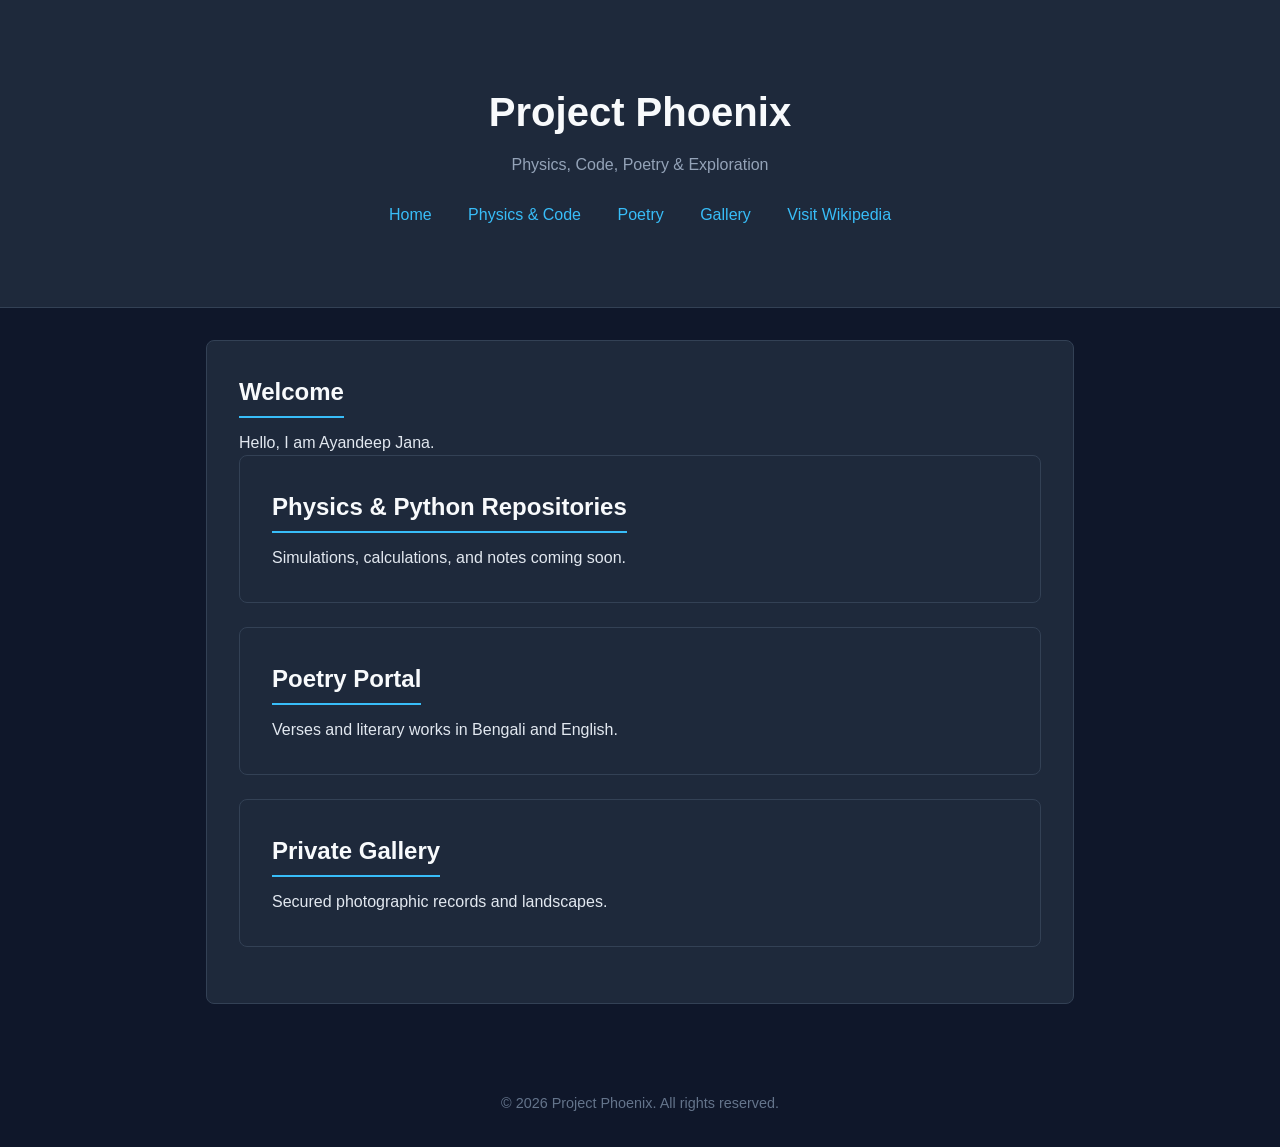
<file: home.html>
<!DOCTYPE html>
<html lang="en">
<head>
    <meta charset="UTF-8">
    <meta name="viewport" content="width=device-width, initial-scale=1.0">
    <title>Project Phoenix | Home</title>
    <link rel="stylesheet" href="style.css">
</head>
<body>
    <header>
        <div class="container">
            <h1>Project Phoenix</h1>
            <p class="subtitle">Physics, Code, Poetry & Exploration</p>
            <nav>
                <a href="#home">Home</a>
                <a href="#physics">Physics & Code</a>
                <a href="#poetry">Poetry</a>
                <a href="#gallery">Gallery</a>
                <a href="https://www.wikipedia.org">Visit Wikipedia</a>
            </nav>
        </div>
    </header>

    <main class="container">
        <section id="home" class="card">
            <h2>Welcome</h2>
            <p>Hello, I am Ayandeep Jana.</p
        </section>

        <section id="physics" class="card">
            <h2>Physics & Python Repositories</h2>
            <p>Simulations, calculations, and notes coming soon.</p>
        </section>

        <a href="poetry.html" style="text-decoration: none; color: inherit; display: block;">
    <section id="poetry" class="card">
        <h2>Poetry Portal</h2>
        <p>Verses and literary works in Bengali and English.</p>
    </section>
</a>

        <a href="secret.html" style="text-decoration: none; color: inherit; display: block;">
    <section id="gallery" class="card">
        <h2>Private Gallery</h2>
        <p>Secured photographic records and landscapes.</p>
    </section>
</a>
    </main>

    <footer>
        <p>&copy; 2026 Project Phoenix. All rights reserved.</p>
    </footer>
</body>
</html>
</file>
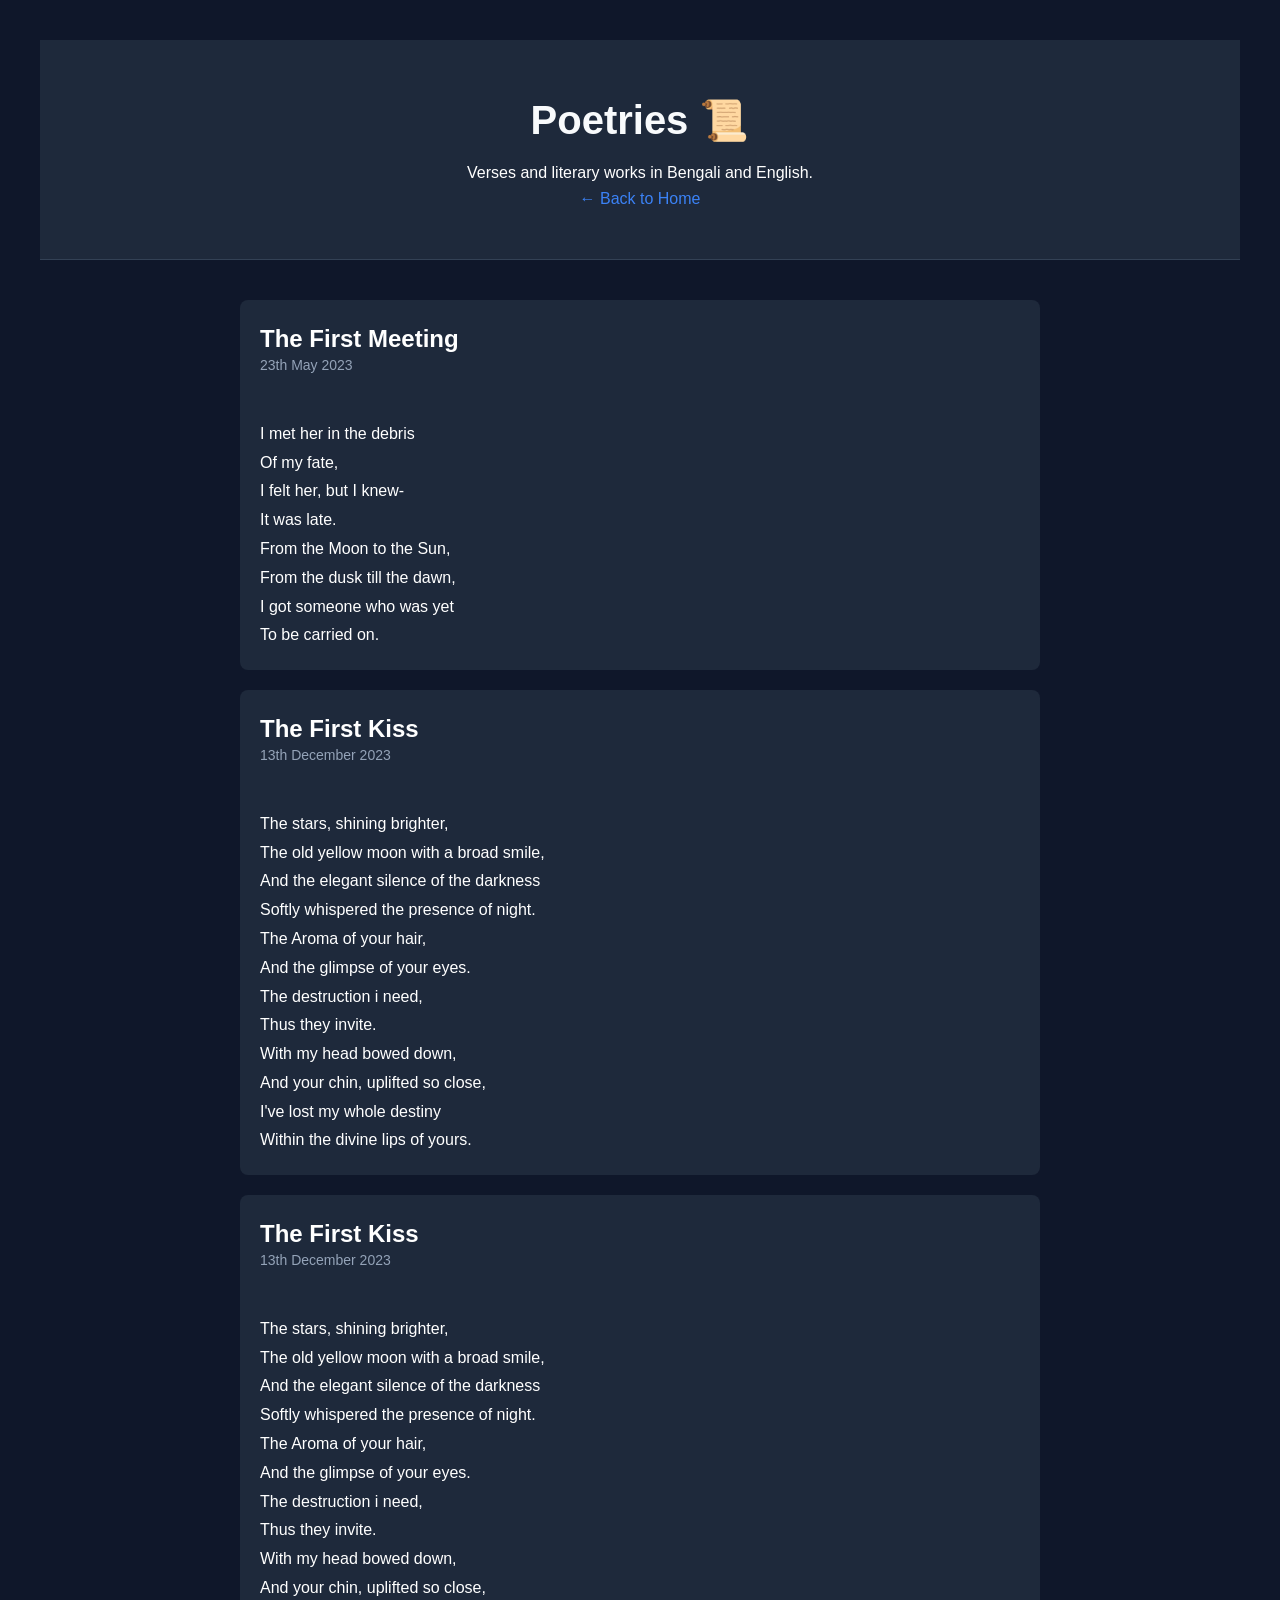
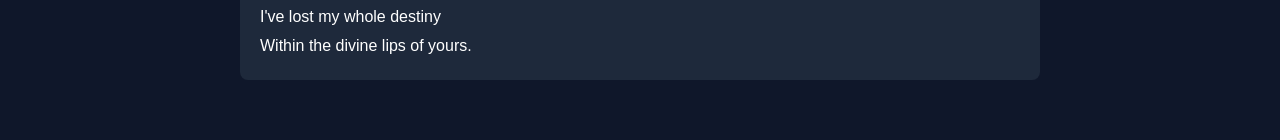
<file: poetry.html>
<!DOCTYPE html>
<html lang="en">
<head>
    <meta charset="UTF-8">
    <meta name="viewport" content="width=device-width, initial-scale=1.0">
    <title>Poetries - Project Phoenix</title>
    <link rel="stylesheet" href="style.css">
</head>
<body style="background-color: #0f172a; color: #fff; font-family: Arial, sans-serif; padding: 40px;">

    <header style="text-align: center; margin-bottom: 40px;">
        <h1>Poetries 📜</h1>
        <p>Verses and literary works in Bengali and English.</p>
        <a href="index.html" style="color: #3b82f6; text-decoration: none;">← Back to Home</a>
    </header>

    <main style="max-width: 800px; margin: 0 auto;">
        <article style="background: #1e293b; padding: 20px; border-radius: 8px; margin-bottom: 20px;">
            <h2>The First Meeting</h2>
            <p style="color: #94a3b8; font-size: 14px; margin-top: -5px; margin-bottom: 15px;">23th May 2023</p>
            <p style="white-space: pre-line; line-height: 1.8;">
                I met her in the debris
                Of my fate,
                I felt her, but I knew-
                It was late.
                From the Moon to the Sun,
                From the dusk till the dawn,
                I got someone who was yet
                To be carried on.
            </p>
        </article>
        <article style="background: #1e293b; padding: 20px; border-radius: 8px; margin-bottom: 20px;">
            <h2>The First Kiss</h2>
            <p style="color: #94a3b8; font-size: 14px; margin-top: -5px; margin-bottom: 15px;">13th December 2023</p>
            <p style="white-space: pre-line; line-height: 1.8;">
                The stars, shining brighter,
                The old yellow moon with a broad smile,
                And the elegant silence of the darkness
                Softly whispered the presence of night.
                The Aroma of your hair,
                And the glimpse of your eyes.
                The destruction i need,
                Thus they invite.
                With my head bowed down,
                And your chin, uplifted so close,
                I've lost my whole destiny
                Within the divine lips of yours.
            </p>
        </article>
         <article style="background: #1e293b; padding: 20px; border-radius: 8px; margin-bottom: 20px;">
            <h2>The First Kiss</h2>
            <p style="color: #94a3b8; font-size: 14px; margin-top: -5px; margin-bottom: 15px;">13th December 2023</p>
            <p style="white-space: pre-line; line-height: 1.8;">
                The stars, shining brighter,
                The old yellow moon with a broad smile,
                And the elegant silence of the darkness
                Softly whispered the presence of night.
                The Aroma of your hair,
                And the glimpse of your eyes.
                The destruction i need,
                Thus they invite.
                With my head bowed down,
                And your chin, uplifted so close,
                I've lost my whole destiny
                Within the divine lips of yours.
            </p>
        </article>
    </main>

</body>
</html>
</file>
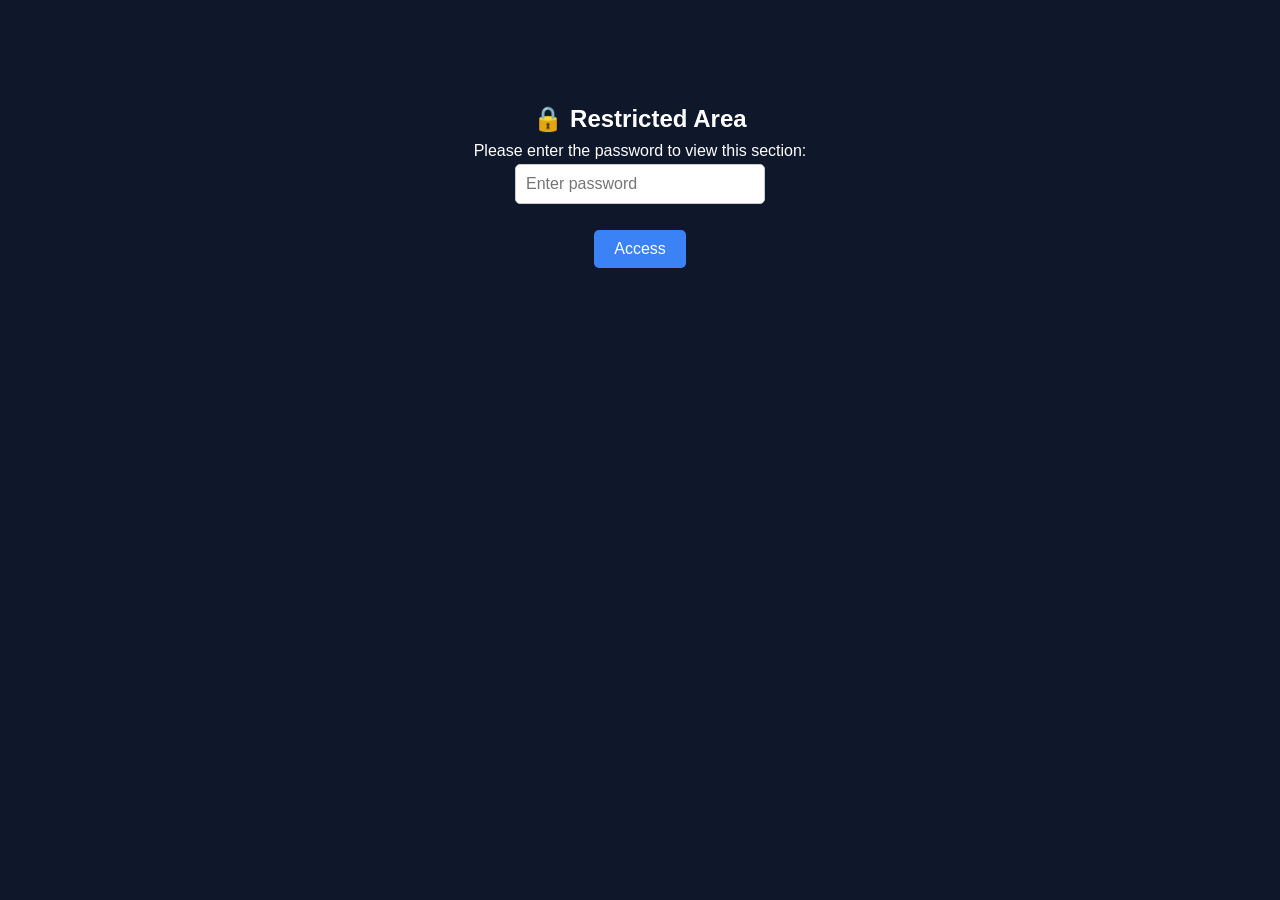
<file: secret.html>
<!DOCTYPE html>
<html lang="en">
<head>
    <meta charset="UTF-8">
    <meta name="viewport" content="width=device-width, initial-scale=1.0">
    <title>Private Portal - Project Phoenix</title>
    <link rel="stylesheet" href="style.css">
</head>
<body style="background-color: #0f172a; color: #fff; font-family: Arial, sans-serif; text-align: center; padding-top: 100px;">

    <!-- Password Protection Box -->
    <div id="auth-box">
        <h2>🔒 Restricted Area</h2>
        <p>Please enter the password to view this section:</p>
        <input type="password" id="page-password" placeholder="Enter password" style="padding: 10px; font-size: 16px; border-radius: 5px; border: 1px solid #ccc; width: 250px;">
        <br><br>
        <button onclick="verifyPassword()" style="padding: 10px 20px; font-size: 16px; background-color: #3b82f6; color: white; border: none; border-radius: 5px; cursor: pointer;">Access</button>
        <p id="error-msg" style="color: #ef4444; margin-top: 15px;"></p>
    </div>

    <!-- Content that will be hidden before using password -->
    <div id="protected-content" style="display: none;">
        <h1>Welcome to the Private Gallery 🌟</h1>
        <p>Private Photos</p>
        <!-- Secret Code -->
    </div>

    <script>
        function verifyPassword() {
            let pass = document.getElementById("page-password").value;
            
            // Password
            if (pass === "rocky loves piu") { 
                document.getElementById("auth-box").style.display = "none";
                document.getElementById("protected-content").style.display = "block";
            } else {
                document.getElementById("error-msg").innerText = "Incorrect Password! Try again.";
            }
        }
    </script>

</body>
</html>
</file>
<file: style.css>
* {
    margin: 0;
    padding: 0;
    box-sizing: border-box;
}

body {
    font-family: -apple-system, BlinkMacSystemFont, "Segoe UI", Roboto, Helvetica, Arial, sans-serif;
    background-color: #0f172a;
    color: #e2e8f0;
    line-height: 1.6;
}

.container {
    max-width: 900px;
    margin: 0 auto;
    padding: 2rem 1rem;
}

header {
    background: #1e293b;
    border-bottom: 1px solid #334155;
    text-align: center;
    padding: 3rem 1rem;
}

header h1 {
    font-size: 2.5rem;
    color: #f8fafc;
    margin-bottom: 0.5rem;
}

.subtitle {
    color: #94a3b8;
    margin-bottom: 1.5rem;
}

nav a {
    color: #38bdf8;
    text-decoration: none;
    margin: 0 1rem;
    font-weight: 500;
}

nav a:hover {
    text-decoration: underline;
}

.card {
    background: #1e293b;
    border: 1px solid #334155;
    border-radius: 8px;
    padding: 2rem;
    margin-bottom: 1.5rem;
}

.card h2 {
    color: #f8fafc;
    margin-bottom: 0.75rem;
    border-bottom: 2px solid #38bdf8;
    display: inline-block;
    padding-bottom: 0.25rem;
}

footer {
    text-align: center;
    padding: 2rem;
    color: #64748b;
    font-size: 0.9rem;
}
</file>
